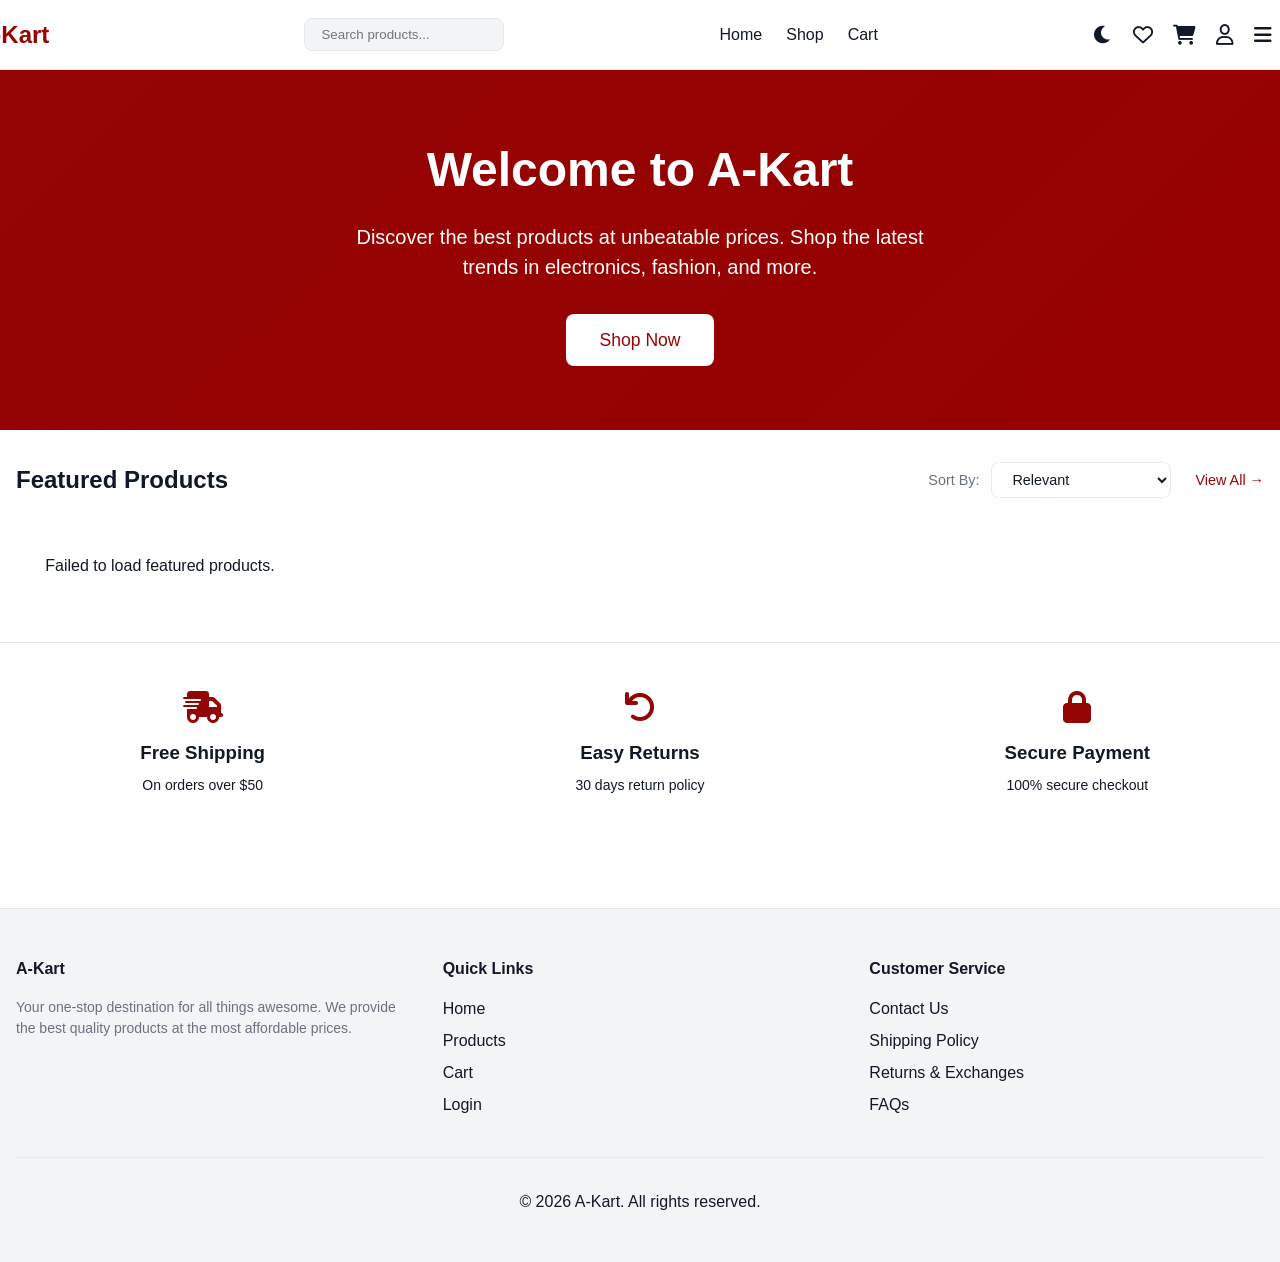
<file: index.html>
<!DOCTYPE html>
<html lang="en">
<head>
    <meta charset="UTF-8">
    <meta name="viewport" content="width=device-width, initial-scale=1.0">
    <title>A-Kart | Home</title>
    <link rel="icon" href="assets/favicon/favicon.svg" type="image/x-icon">
    <link rel="stylesheet" href="https://cdnjs.cloudflare.com/ajax/libs/font-awesome/6.0.0/css/all.min.css">
    <link rel="stylesheet" href="assets/css/style.css">
</head>
<body>
    <header>
        <div class="container nav-container">
            <a href="index.html" class="logo">A-Kart</a>
            <div class="search-container">
                <input type="text" id="search-input" class="search-input" placeholder="Search products...">
                <div id="search-dropdown" class="search-results-dropdown"></div>
            </div>
            <nav class="nav-links">
                <a href="index.html">Home</a>
                <a href="products.html">Shop</a>
                <a href="cart.html">Cart</a>
            </nav>
            <div class="nav-actions">
                <button id="theme-toggle" class="icon-btn" aria-label="Toggle theme"><i class="fas fa-moon"></i></button>
                <a href="wishlist.html" class="icon-btn" aria-label="Wishlist">
                    <i class="far fa-heart"></i>
                    <span id="wishlist-badge" class="badge" style="display:none;">0</span>
                </a>
                <a href="cart.html" class="icon-btn" aria-label="Cart">
                    <i class="fas fa-shopping-cart"></i>
                    <span id="cart-badge" class="badge" style="display:none;">0</span>
                </a>
                <a href="login.html" class="icon-btn" aria-label="Profile"><i class="far fa-user"></i></a>
                <button class="icon-btn mobile-menu-btn" aria-label="Menu"><i class="fas fa-bars"></i></button>
            </div>
        </div>
    </header>

    <main>
        <!-- Hero Section -->
        <section class="hero" style="background: linear-gradient(135deg, var(--primary-color) 0%, #970000 100%); color: white; padding: 4rem 1rem; text-align: center;">
            <div class="container">
                <h1 style="font-size: 3rem; margin-bottom: 1rem;">Welcome to A-Kart</h1>
                <p style="font-size: 1.25rem; margin-bottom: 2rem; max-width: 600px; margin-inline: auto;">Discover the best products at unbeatable prices. Shop the latest trends in electronics, fashion, and more.</p>
                <a href="products.html" class="btn" style="background: white; color: var(--primary-color); font-size: 1.1rem; padding: 0.75rem 2rem;">Shop Now</a>
            </div>
        </section>

        <!-- Featured Products -->
        <section class="container mt-2">
            <div style="display: flex; justify-content: space-between; align-items: center; margin-bottom: 1.5rem; flex-wrap: wrap; gap: 1rem;">
                <h2>Featured Products</h2>
                <div style="display: flex; align-items: center; gap: 1.5rem;">
                    <div class="sort-container">
                        <label for="home-sort" style="color: var(--text-muted); font-size: 0.9rem; font-weight: 500;">Sort By:</label>
                        <select id="home-sort" class="sort-select">
                            <option value="relevant">Relevant</option>
                            <option value="price-asc">Price: Low to High</option>
                            <option value="price-desc">Price: High to Low</option>
                            <option value="rating-desc">Rating: High to Low</option>
                            <option value="rating-asc">Rating: Low to High</option>
                            <option value="az">A-Z</option>
                            <option value="za">Z-A</option>
                        </select>
                    </div>
                    <a href="products.html" style="color: var(--primary-color); font-weight: 500; font-size: 0.9rem;">View All &rarr;</a>
                </div>
            </div>
            <div id="featured-products" class="product-grid">
                <!-- Skeletons / Products injected here -->
            </div>
        </section>

        <!-- Features Banner -->
        <section class="container mt-2 mb-2" style="display: grid; grid-template-columns: repeat(auto-fit, minmax(250px, 1fr)); gap: 2rem; text-align: center; padding: 3rem 0; border-top: 1px solid var(--border-color);">
            <div>
                <i class="fas fa-shipping-fast" style="font-size: 2rem; color: var(--primary-color); margin-bottom: 1rem;"></i>
                <h3>Free Shipping</h3>
                <p class="text-muted" style="margin-top: 0.5rem; font-size: 0.875rem;">On orders over $50</p>
            </div>
            <div>
                <i class="fas fa-undo" style="font-size: 2rem; color: var(--primary-color); margin-bottom: 1rem;"></i>
                <h3>Easy Returns</h3>
                <p class="text-muted" style="margin-top: 0.5rem; font-size: 0.875rem;">30 days return policy</p>
            </div>
            <div>
                <i class="fas fa-lock" style="font-size: 2rem; color: var(--primary-color); margin-bottom: 1rem;"></i>
                <h3>Secure Payment</h3>
                <p class="text-muted" style="margin-top: 0.5rem; font-size: 0.875rem;">100% secure checkout</p>
            </div>
        </section>
    </main>

    <footer>
        <div class="container">
            <div class="footer-grid">
                <div class="footer-col">
                    <h4>A-Kart</h4>
                    <p style="color: var(--text-muted); font-size: 0.875rem;">Your one-stop destination for all things awesome. We provide the best quality products at the most affordable prices.</p>
                </div>
                <div class="footer-col">
                    <h4>Quick Links</h4>
                    <ul>
                        <li><a href="index.html">Home</a></li>
                        <li><a href="products.html">Products</a></li>
                        <li><a href="cart.html">Cart</a></li>
                        <li><a href="login.html">Login</a></li>
                    </ul>
                </div>
                <div class="footer-col">
                    <h4>Customer Service</h4>
                    <ul>
                        <li><a href="#">Contact Us</a></li>
                        <li><a href="#">Shipping Policy</a></li>
                        <li><a href="#">Returns & Exchanges</a></li>
                        <li><a href="#">FAQs</a></li>
                    </ul>
                </div>
            </div>
            <div class="footer-bottom">
                <p>&copy; 2026 A-Kart. All rights reserved.</p>
            </div>
        </div>
    </footer>

    <!-- Modules -->
    <script type="module" src="assets/js/main.js"></script>
    <script type="module" src="assets/js/search.js"></script>
    <script type="module" src="assets/js/cart.js"></script>
    <script type="module" src="assets/js/wishlist.js"></script>
    <script type="module" src="assets/js/products.js"></script>
</body>
</html>
</file>
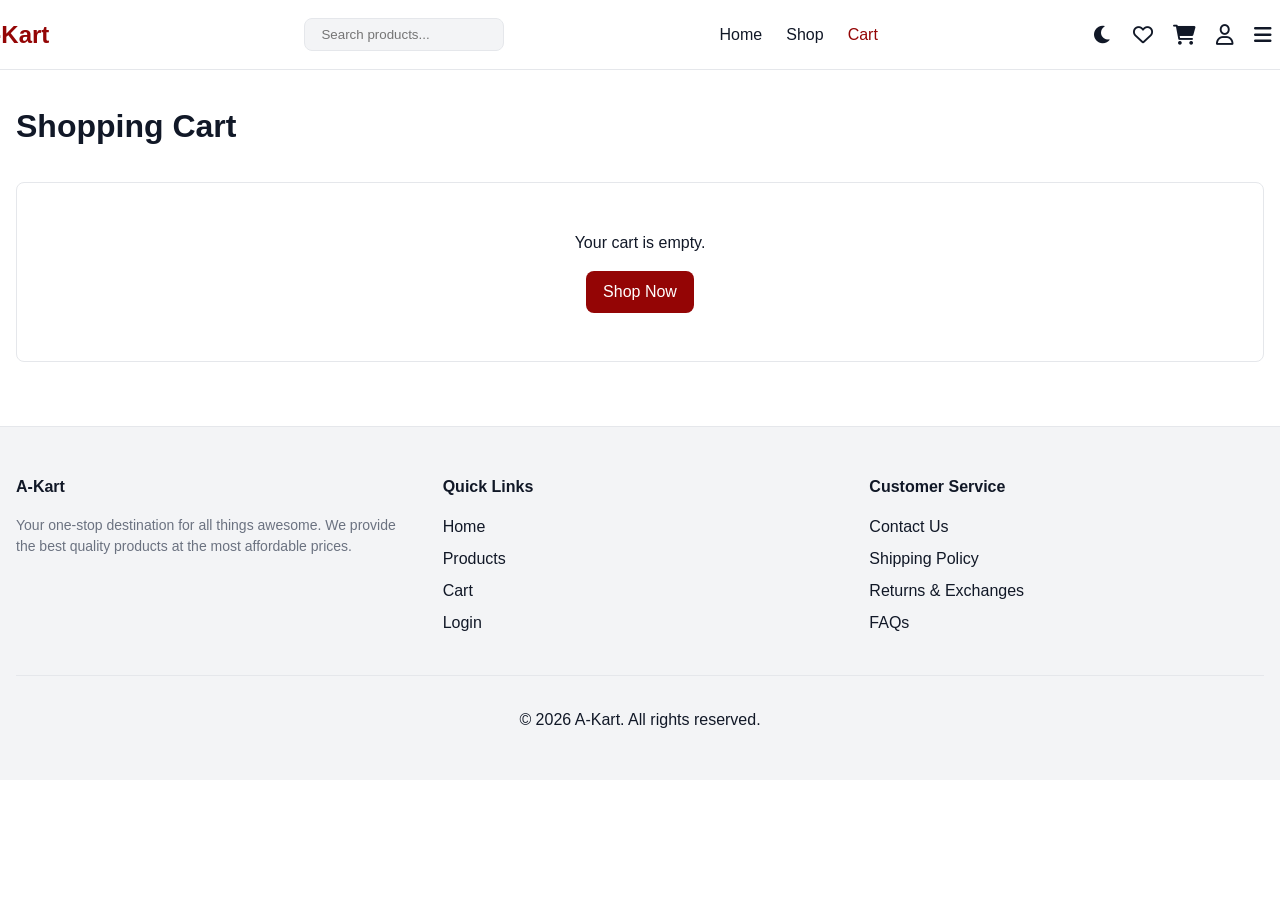
<file: cart.html>
<!DOCTYPE html>
<html lang="en">
<head>
    <meta charset="UTF-8">
    <meta name="viewport" content="width=device-width, initial-scale=1.0">
    <title>Shopping Cart | A-Kart</title>
    <link rel="stylesheet" href="https://cdnjs.cloudflare.com/ajax/libs/font-awesome/6.0.0/css/all.min.css">
    <link rel="stylesheet" href="assets/css/style.css">
</head>
<body>
    <header>
        <div class="container nav-container">
            <a href="index.html" class="logo">A-Kart</a>
            <div class="search-container">
                <input type="text" id="search-input" class="search-input" placeholder="Search products...">
                <div id="search-dropdown" class="search-results-dropdown"></div>
            </div>
            <nav class="nav-links">
                <a href="index.html">Home</a>
                <a href="products.html">Shop</a>
                <a href="cart.html" style="color: var(--primary-color);">Cart</a>
            </nav>
            <div class="nav-actions">
                <button id="theme-toggle" class="icon-btn" aria-label="Toggle theme"><i class="fas fa-moon"></i></button>
                <a href="wishlist.html" class="icon-btn" aria-label="Wishlist">
                    <i class="far fa-heart"></i>
                    <span id="wishlist-badge" class="badge" style="display:none;">0</span>
                </a>
                <a href="cart.html" class="icon-btn" aria-label="Cart">
                    <i class="fas fa-shopping-cart"></i>
                    <span id="cart-badge" class="badge" style="display:none;">0</span>
                </a>
                <a href="login.html" class="icon-btn" aria-label="Profile"><i class="far fa-user"></i></a>
                <button class="icon-btn mobile-menu-btn" aria-label="Menu"><i class="fas fa-bars"></i></button>
            </div>
        </div>
    </header>

    <main class="container mt-2 mb-2">
        <h1 style="margin-bottom: 2rem;">Shopping Cart</h1>
        
        <div class="layout-with-sidebar">
            <!-- Cart Items -->
            <div class="main-content" style="background: var(--bg-main); border: 1px solid var(--border-color); border-radius: var(--radius-md); overflow: hidden;">
                <div id="cart-items-container">
                    <!-- Injected by cart-page.js -->
                </div>
            </div>

            <!-- Cart Summary -->
            <aside id="cart-summary-container" class="sidebar">
                <h3 style="margin-bottom: 1.5rem; border-bottom: 1px solid var(--border-color); padding-bottom: 0.5rem;">Order Summary</h3>
                <div style="display: flex; justify-content: space-between; margin-bottom: 1rem;">
                    <span>Subtotal</span>
                    <span id="cart-total" style="font-weight: bold;">$0.00</span>
                </div>
                <div style="display: flex; justify-content: space-between; margin-bottom: 1rem;">
                    <span>Shipping</span>
                    <span>Free</span>
                </div>
                <div style="display: flex; justify-content: space-between; margin-top: 1rem; padding-top: 1rem; border-top: 1px solid var(--border-color); font-size: 1.25rem; font-weight: bold;">
                    <span>Total</span>
                    <span id="cart-total-final" style="color: var(--primary-color);">$0.00</span>
                </div>
                <a href="checkout.html" class="btn btn-primary" style="width: 100%; margin-top: 1.5rem; display: block; text-align: center;">Proceed to Checkout</a>
            </aside>
        </div>
    </main>

    <footer>
        <div class="container">
            <div class="footer-grid">
                <div class="footer-col">
                    <h4>A-Kart</h4>
                    <p style="color: var(--text-muted); font-size: 0.875rem;">Your one-stop destination for all things awesome. We provide the best quality products at the most affordable prices.</p>
                </div>
                <div class="footer-col">
                    <h4>Quick Links</h4>
                    <ul>
                        <li><a href="index.html">Home</a></li>
                        <li><a href="products.html">Products</a></li>
                        <li><a href="cart.html">Cart</a></li>
                        <li><a href="login.html">Login</a></li>
                    </ul>
                </div>
                <div class="footer-col">
                    <h4>Customer Service</h4>
                    <ul>
                        <li><a href="#">Contact Us</a></li>
                        <li><a href="#">Shipping Policy</a></li>
                        <li><a href="#">Returns & Exchanges</a></li>
                        <li><a href="#">FAQs</a></li>
                    </ul>
                </div>
            </div>
            <div class="footer-bottom">
                <p>&copy; 2026 A-Kart. All rights reserved.</p>
            </div>
        </div>
    </footer>

    <!-- Modules -->
    <script type="module" src="assets/js/main.js"></script>
    <script type="module" src="assets/js/search.js"></script>
    <script type="module" src="assets/js/cart.js"></script>
    <script type="module" src="assets/js/wishlist.js"></script>
    <script type="module" src="assets/js/cart-page.js"></script>
    <script type="module">
        import cartInstance from './assets/js/cart.js';
        const updateTotal = () => {
            const final = document.getElementById('cart-total-final');
            if(final) final.textContent = `$${cartInstance.getTotal().toFixed(2)}`;
        };
        window.addEventListener('cartUpdated', updateTotal);
        document.addEventListener('DOMContentLoaded', updateTotal);
    </script>
</body>
</html>
</file>
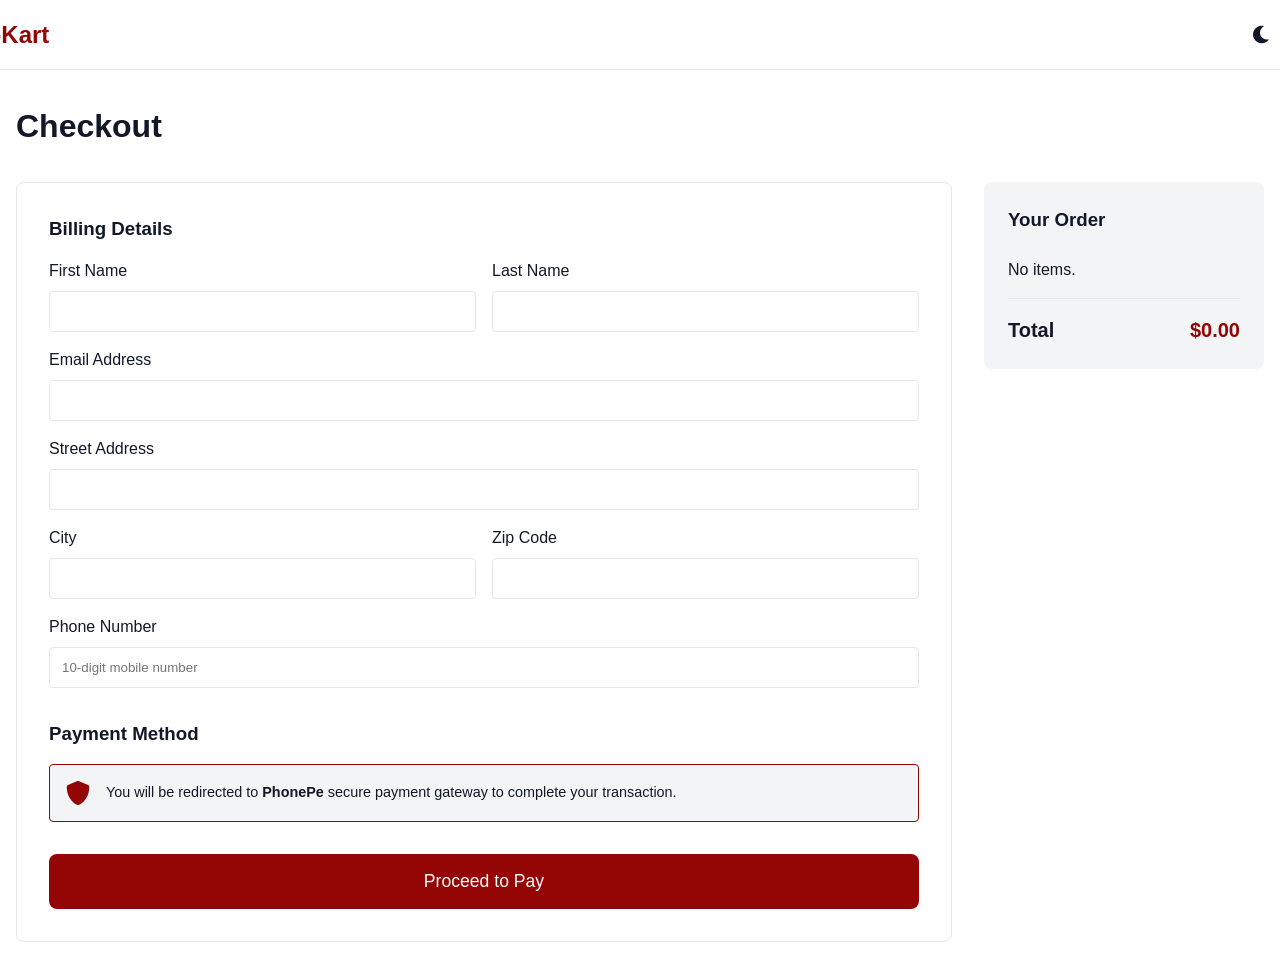
<file: checkout.html>
<!DOCTYPE html>
<html lang="en">
<head>
    <meta charset="UTF-8">
    <meta name="viewport" content="width=device-width, initial-scale=1.0">
    <title>Checkout | A-Kart</title>
    <link rel="stylesheet" href="https://cdnjs.cloudflare.com/ajax/libs/font-awesome/6.0.0/css/all.min.css">
    <link rel="stylesheet" href="assets/css/style.css">
    <style>
        .form-group { margin-bottom: 1rem; }
        .form-group label { display: block; margin-bottom: 0.5rem; font-weight: 500; }
        .form-group input { width: 100%; padding: 0.75rem; border: 1px solid var(--border-color); border-radius: var(--radius-sm); background: var(--bg-main); color: var(--text-main); }
        .form-row { display: flex; gap: 1rem; }
        .form-row .form-group { flex: 1; }
    </style>
</head>
<body>
    <header>
        <div class="container nav-container">
            <a href="index.html" class="logo">A-Kart</a>
            <div class="nav-actions">
                <button id="theme-toggle" class="icon-btn" aria-label="Toggle theme"><i class="fas fa-moon"></i></button>
            </div>
        </div>
    </header>

    <main class="container mt-2 mb-2">
        <h1 style="margin-bottom: 2rem;">Checkout</h1>
        
        <div class="layout-with-sidebar">
            <div class="main-content">
                <form id="checkout-form" style="background: var(--bg-main); padding: 2rem; border: 1px solid var(--border-color); border-radius: var(--radius-md);">
                    <h3 style="margin-bottom: 1rem;">Billing Details</h3>
                    <div class="form-row">
                        <div class="form-group">
                            <label>First Name</label>
                            <input type="text" required>
                        </div>
                        <div class="form-group">
                            <label>Last Name</label>
                            <input type="text" required>
                        </div>
                    </div>
                    <div class="form-group">
                        <label>Email Address</label>
                        <input type="email" required>
                    </div>
                    <div class="form-group">
                        <label>Street Address</label>
                        <input type="text" required>
                    </div>
                    <div class="form-row">
                        <div class="form-group">
                            <label>City</label>
                            <input type="text" id="city" required>
                        </div>
                        <div class="form-group">
                            <label>Zip Code</label>
                            <input type="text" id="zip" required>
                        </div>
                    </div>
                    <div class="form-group">
                        <label>Phone Number</label>
                        <input type="tel" id="phone" placeholder="10-digit mobile number" required pattern="[0-9]{10}">
                    </div>

                    <h3 style="margin-top: 2rem; margin-bottom: 1rem;">Payment Method</h3>
                    <div style="padding: 1rem; border: 1px solid var(--primary-color); border-radius: var(--radius-sm); background: var(--bg-secondary); display: flex; align-items: center; gap: 1rem; margin-bottom: 1rem;">
                        <i class="fas fa-shield-alt" style="color: var(--primary-color); font-size: 1.5rem;"></i>
                        <p style="margin: 0; font-size: 0.9rem;">You will be redirected to <strong>PhonePe</strong> secure payment gateway to complete your transaction.</p>
                    </div>

                    <button type="submit" id="place-order-btn" class="btn btn-primary" style="width: 100%; margin-top: 1rem; padding: 1rem; font-size: 1.1rem;">Proceed to Pay</button>
                </form>
            </div>

            <aside class="sidebar">
                <h3 style="margin-bottom: 1.5rem;">Your Order</h3>
                <div id="checkout-items" style="margin-bottom: 1rem; border-bottom: 1px solid var(--border-color); padding-bottom: 1rem;">
                    <!-- Items injected here -->
                </div>
                <div style="display: flex; justify-content: space-between; font-weight: bold; font-size: 1.25rem;">
                    <span>Total</span>
                    <span id="checkout-total" style="color: var(--primary-color);">$0.00</span>
                </div>
            </aside>
        </div>
    </main>

    <script type="module" src="assets/js/main.js"></script>
    <script type="module">
        import cartInstance from './assets/js/cart.js';
        import { showToast } from './assets/js/main.js';
        import { initiatePayment } from './assets/js/payment.js';

        document.addEventListener('DOMContentLoaded', () => {
            const itemsContainer = document.getElementById('checkout-items');
            const totalEl = document.getElementById('checkout-total');
            const checkoutForm = document.getElementById('checkout-form');
            const placeOrderBtn = document.getElementById('place-order-btn');

            if (cartInstance.items.length === 0) {
                itemsContainer.innerHTML = '<p>No items.</p>';
            } else {
                cartInstance.items.forEach(item => {
                    const div = document.createElement('div');
                    div.style.display = 'flex';
                    div.style.justifyContent = 'space-between';
                    div.style.marginBottom = '0.5rem';
                    div.innerHTML = `<span>${item.title.substring(0, 20)}... x${item.quantity}</span><span>$${(item.price * item.quantity).toFixed(2)}</span>`;
                    itemsContainer.appendChild(div);
                });
            }

            const totalAmount = cartInstance.getTotal();
            totalEl.textContent = `$${totalAmount.toFixed(2)}`;

            checkoutForm.addEventListener('submit', async (e) => {
                e.preventDefault();
                if(cartInstance.items.length === 0) {
                    showToast('Your cart is empty!', 'error');
                    return;
                }

                const phone = document.getElementById('phone').value;
                
                try {
                    placeOrderBtn.disabled = true;
                    placeOrderBtn.textContent = 'Processing...';
                    showToast('Initiating payment...');
                    
                    await initiatePayment(totalAmount, phone);
                    
                    // Note: Redirect happens inside initiatePayment
                } catch (error) {
                    showToast(error.message, 'error');
                    placeOrderBtn.disabled = false;
                    placeOrderBtn.textContent = 'Proceed to Pay';
                }
            });
        });
    </script>
</body>
</html>
</file>
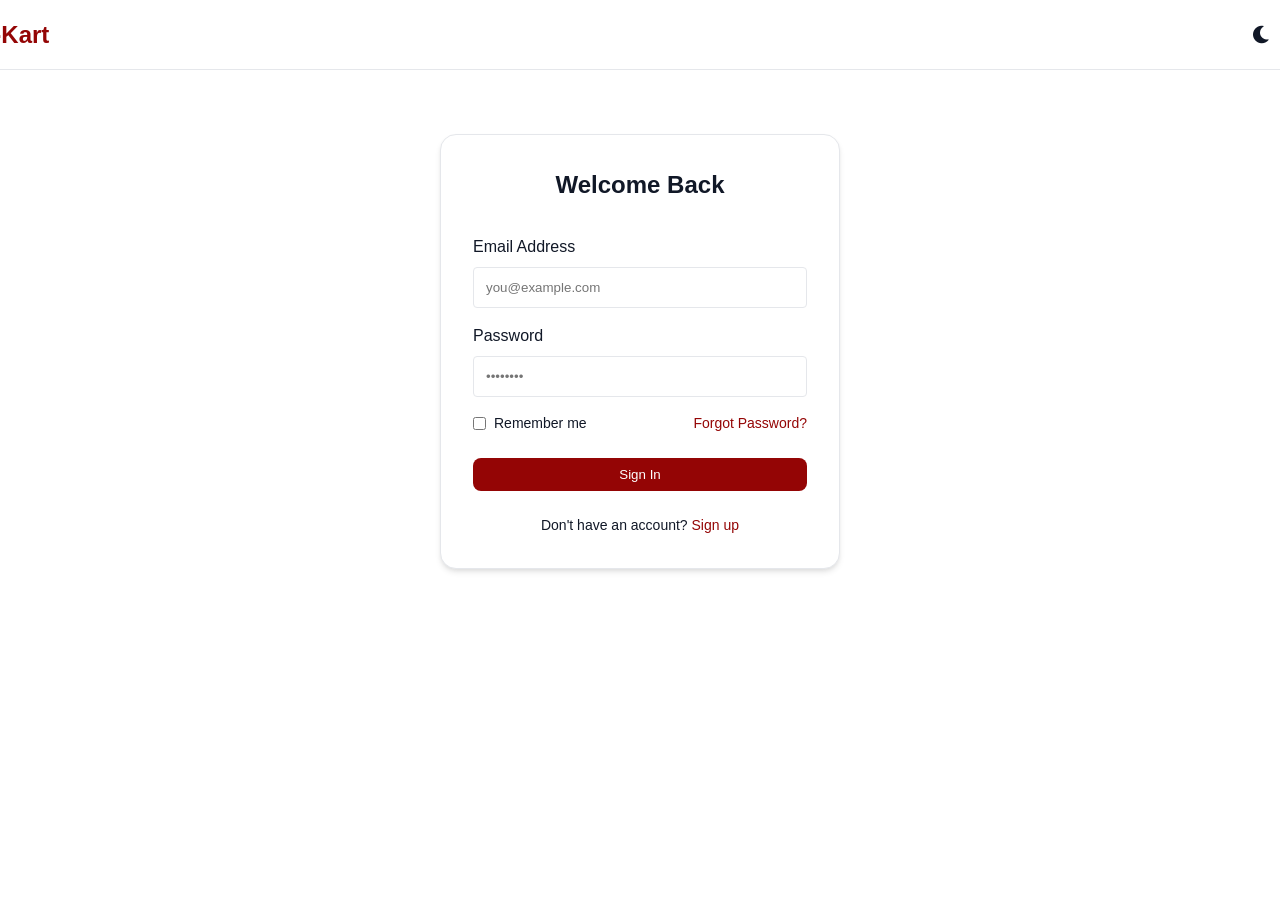
<file: login.html>
<!DOCTYPE html>
<html lang="en">
<head>
    <meta charset="UTF-8">
    <meta name="viewport" content="width=device-width, initial-scale=1.0">
    <title>Login | A-Kart</title>
    <link rel="stylesheet" href="https://cdnjs.cloudflare.com/ajax/libs/font-awesome/6.0.0/css/all.min.css">
    <link rel="stylesheet" href="assets/css/style.css">
    <style>
        .auth-container {
            max-width: 400px;
            margin: 4rem auto;
            background: var(--bg-main);
            padding: 2rem;
            border: 1px solid var(--border-color);
            border-radius: var(--radius-lg);
            box-shadow: var(--shadow-md);
        }
        .form-group { margin-bottom: 1rem; }
        .form-group label { display: block; margin-bottom: 0.5rem; font-weight: 500; }
        .form-group input { width: 100%; padding: 0.75rem; border: 1px solid var(--border-color); border-radius: var(--radius-sm); background: var(--bg-main); color: var(--text-main); }
    </style>
</head>
<body>
    <header>
        <div class="container nav-container">
            <a href="index.html" class="logo">A-Kart</a>
            <div class="nav-actions">
                <button id="theme-toggle" class="icon-btn" aria-label="Toggle theme"><i class="fas fa-moon"></i></button>
            </div>
        </div>
    </header>

    <main class="container">
        <div class="auth-container">
            <h2 style="text-align: center; margin-bottom: 2rem;">Welcome Back</h2>
            <form id="login-form">
                <div class="form-group">
                    <label>Email Address</label>
                    <input type="email" required placeholder="you@example.com">
                </div>
                <div class="form-group">
                    <label>Password</label>
                    <input type="password" required placeholder="••••••••">
                </div>
                <div style="display: flex; justify-content: space-between; align-items: center; margin-bottom: 1.5rem; font-size: 0.875rem;">
                    <label style="display: flex; align-items: center; gap: 0.5rem;">
                        <input type="checkbox"> Remember me
                    </label>
                    <a href="#" style="color: var(--primary-color);">Forgot Password?</a>
                </div>
                <button type="submit" class="btn btn-primary" style="width: 100%;">Sign In</button>
            </form>
            <p style="text-align: center; margin-top: 1.5rem; font-size: 0.875rem;">
                Don't have an account? <a href="#" style="color: var(--primary-color); font-weight: 500;">Sign up</a>
            </p>
        </div>
    </main>

    <script type="module" src="assets/js/main.js"></script>
    <script type="module">
        import { showToast } from './assets/js/main.js';
        document.getElementById('login-form').addEventListener('submit', (e) => {
            e.preventDefault();
            showToast('Logged in successfully! Redirecting...');
            setTimeout(() => {
                window.location.href = 'index.html';
            }, 1500);
        });
    </script>
</body>
</html>
</file>
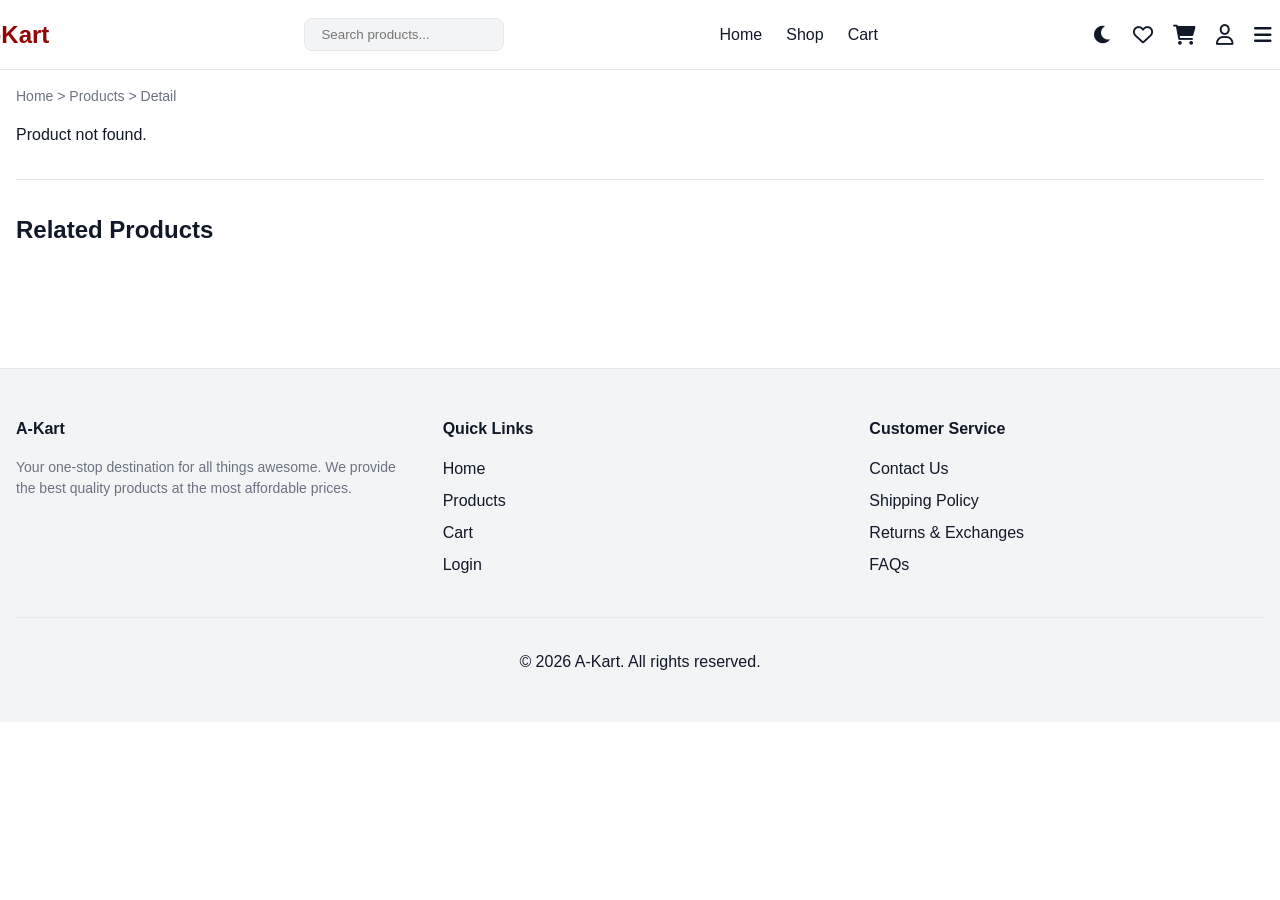
<file: product.html>
<!DOCTYPE html>
<html lang="en">
<head>
    <meta charset="UTF-8">
    <meta name="viewport" content="width=device-width, initial-scale=1.0">
    <title>Product Details | A-Kart</title>
    <link rel="stylesheet" href="https://cdnjs.cloudflare.com/ajax/libs/font-awesome/6.0.0/css/all.min.css">
    <link rel="stylesheet" href="assets/css/style.css">
</head>
<body>
    <header>
        <div class="container nav-container">
            <a href="index.html" class="logo">A-Kart</a>
            <div class="search-container">
                <input type="text" id="search-input" class="search-input" placeholder="Search products...">
                <div id="search-dropdown" class="search-results-dropdown"></div>
            </div>
            <nav class="nav-links">
                <a href="index.html">Home</a>
                <a href="products.html">Shop</a>
                <a href="cart.html">Cart</a>
            </nav>
            <div class="nav-actions">
                <button id="theme-toggle" class="icon-btn" aria-label="Toggle theme"><i class="fas fa-moon"></i></button>
                <a href="wishlist.html" class="icon-btn" aria-label="Wishlist">
                    <i class="far fa-heart"></i>
                    <span id="wishlist-badge" class="badge" style="display:none;">0</span>
                </a>
                <a href="cart.html" class="icon-btn" aria-label="Cart">
                    <i class="fas fa-shopping-cart"></i>
                    <span id="cart-badge" class="badge" style="display:none;">0</span>
                </a>
                <a href="login.html" class="icon-btn" aria-label="Profile"><i class="far fa-user"></i></a>
                <button class="icon-btn mobile-menu-btn" aria-label="Menu"><i class="fas fa-bars"></i></button>
            </div>
        </div>
    </header>

    <main class="container mb-2">
        <!-- Breadcrumbs -->
        <nav style="padding: 1rem 0; font-size: 0.875rem; color: var(--text-muted);">
            <a href="index.html">Home</a> &gt; 
            <a href="products.html">Products</a> &gt; 
            <span>Detail</span>
        </nav>

        <div id="product-detail-container">
            <!-- Injected by product-detail.js -->
        </div>

        <section class="mt-2" style="padding-top: 2rem; border-top: 1px solid var(--border-color);">
            <h2 style="margin-bottom: 1.5rem;">Related Products</h2>
            <div id="related-products-grid" class="product-grid" style="padding-top: 0;">
                <!-- Injected by product-detail.js -->
            </div>
        </section>
    </main>

    <footer>
        <div class="container">
            <div class="footer-grid">
                <div class="footer-col">
                    <h4>A-Kart</h4>
                    <p style="color: var(--text-muted); font-size: 0.875rem;">Your one-stop destination for all things awesome. We provide the best quality products at the most affordable prices.</p>
                </div>
                <div class="footer-col">
                    <h4>Quick Links</h4>
                    <ul>
                        <li><a href="index.html">Home</a></li>
                        <li><a href="products.html">Products</a></li>
                        <li><a href="cart.html">Cart</a></li>
                        <li><a href="login.html">Login</a></li>
                    </ul>
                </div>
                <div class="footer-col">
                    <h4>Customer Service</h4>
                    <ul>
                        <li><a href="#">Contact Us</a></li>
                        <li><a href="#">Shipping Policy</a></li>
                        <li><a href="#">Returns & Exchanges</a></li>
                        <li><a href="#">FAQs</a></li>
                    </ul>
                </div>
            </div>
            <div class="footer-bottom">
                <p>&copy; 2026 A-Kart. All rights reserved.</p>
            </div>
        </div>
    </footer>

    <!-- Modules -->
    <script type="module" src="assets/js/main.js"></script>
    <script type="module" src="assets/js/search.js"></script>
    <script type="module" src="assets/js/cart.js"></script>
    <script type="module" src="assets/js/wishlist.js"></script>
    <script type="module" src="assets/js/product-detail.js"></script>
</body>
</html>
</file>
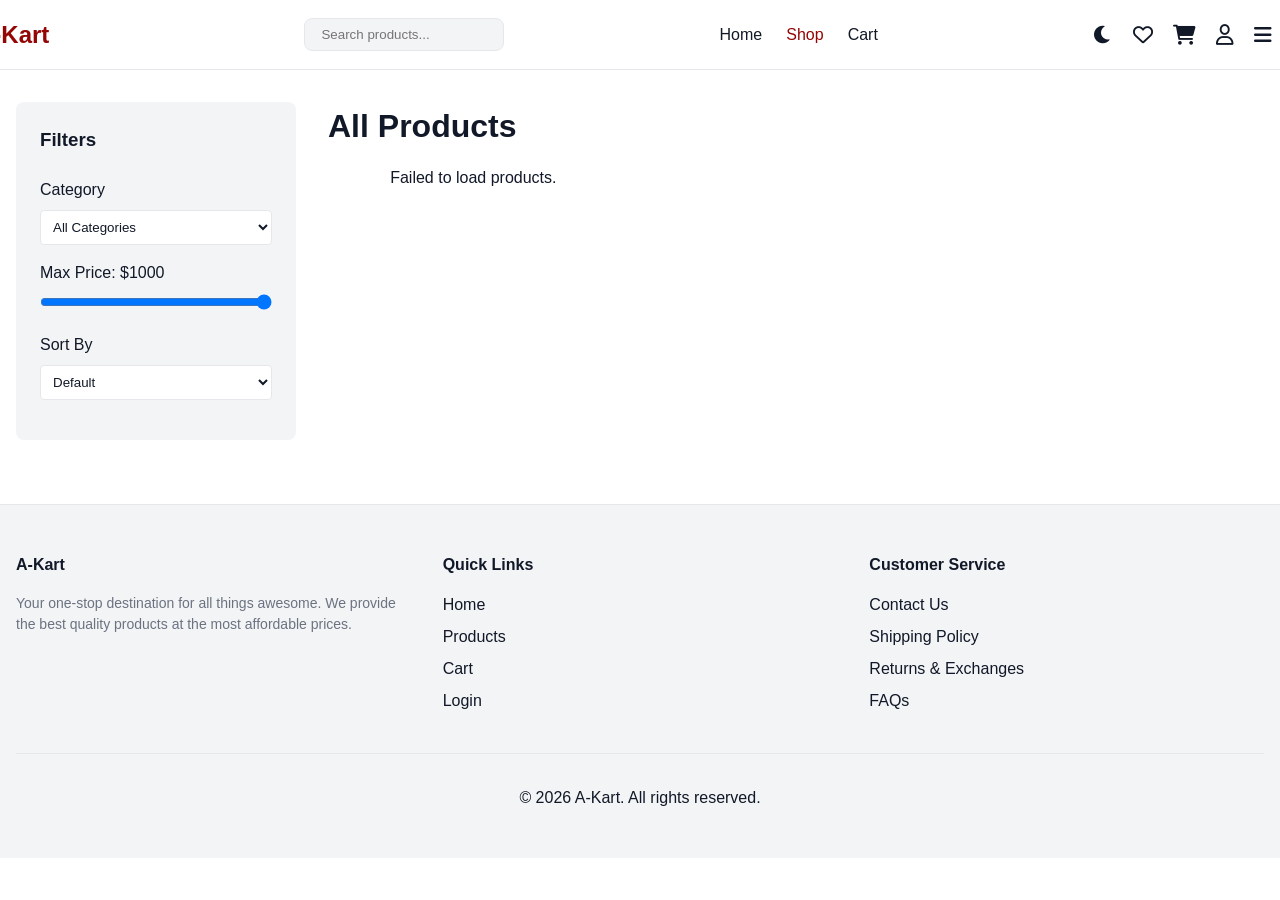
<file: products.html>
<!DOCTYPE html>
<html lang="en">
<head>
    <meta charset="UTF-8">
    <meta name="viewport" content="width=device-width, initial-scale=1.0">
    <title>Products | A-Kart</title>
    <link rel="stylesheet" href="https://cdnjs.cloudflare.com/ajax/libs/font-awesome/6.0.0/css/all.min.css">
    <link rel="stylesheet" href="assets/css/style.css">
</head>
<body>
    <header>
        <div class="container nav-container">
            <a href="index.html" class="logo">A-Kart</a>
            <div class="search-container">
                <input type="text" id="search-input" class="search-input" placeholder="Search products...">
                <div id="search-dropdown" class="search-results-dropdown"></div>
            </div>
            <nav class="nav-links">
                <a href="index.html">Home</a>
                <a href="products.html" style="color: var(--primary-color);">Shop</a>
                <a href="cart.html">Cart</a>
            </nav>
            <div class="nav-actions">
                <button id="theme-toggle" class="icon-btn" aria-label="Toggle theme"><i class="fas fa-moon"></i></button>
                <a href="wishlist.html" class="icon-btn" aria-label="Wishlist">
                    <i class="far fa-heart"></i>
                    <span id="wishlist-badge" class="badge" style="display:none;">0</span>
                </a>
                <a href="cart.html" class="icon-btn" aria-label="Cart">
                    <i class="fas fa-shopping-cart"></i>
                    <span id="cart-badge" class="badge" style="display:none;">0</span>
                </a>
                <a href="login.html" class="icon-btn" aria-label="Profile"><i class="far fa-user"></i></a>
                <button class="icon-btn mobile-menu-btn" aria-label="Menu"><i class="fas fa-bars"></i></button>
            </div>
        </div>
    </header>

    <main class="container mt-2 mb-2">
        <div class="layout-with-sidebar">
            <!-- Sidebar / Filters -->
            <aside class="sidebar products-page-sidebar">
                <h3 style="margin-bottom: 1.5rem;">Filters</h3>
                
                <div class="mb-1">
                    <label style="display: block; margin-bottom: 0.5rem; font-weight: 500;">Category</label>
                    <select id="category-filter" style="width: 100%; padding: 0.5rem; border: 1px solid var(--border-color); border-radius: var(--radius-sm); background: var(--bg-main); color: var(--text-main);">
                        <option value="">All Categories</option>
                    </select>
                </div>

                <div class="mb-1">
                    <label style="display: block; margin-bottom: 0.5rem; font-weight: 500;">Max Price: <span id="price-value">$1000</span></label>
                    <input type="range" id="price-filter" min="0" max="1000" step="10" value="1000" style="width: 100%;">
                </div>

                <div class="mb-1">
                    <label style="display: block; margin-bottom: 0.5rem; font-weight: 500;">Sort By</label>
                    <select id="sort-filter" style="width: 100%; padding: 0.5rem; border: 1px solid var(--border-color); border-radius: var(--radius-sm); background: var(--bg-main); color: var(--text-main);">
                        <option value="">Default</option>
                        <option value="price-asc">Price: Low to High</option>
                        <option value="price-desc">Price: High to Low</option>
                        <option value="rating">Top Rated</option>
                    </select>
                </div>
            </aside>

            <!-- Products Grid -->
            <div class="main-content">
                <h1 style="margin-bottom: 1rem;">All Products</h1>
                <div id="products-grid" class="product-grid" style="padding-top: 0;">
                    <!-- Products injected here -->
                </div>
            </div>
        </div>
    </main>

    <footer>
        <div class="container">
            <div class="footer-grid">
                <div class="footer-col">
                    <h4>A-Kart</h4>
                    <p style="color: var(--text-muted); font-size: 0.875rem;">Your one-stop destination for all things awesome. We provide the best quality products at the most affordable prices.</p>
                </div>
                <div class="footer-col">
                    <h4>Quick Links</h4>
                    <ul>
                        <li><a href="index.html">Home</a></li>
                        <li><a href="products.html">Products</a></li>
                        <li><a href="cart.html">Cart</a></li>
                        <li><a href="login.html">Login</a></li>
                    </ul>
                </div>
                <div class="footer-col">
                    <h4>Customer Service</h4>
                    <ul>
                        <li><a href="#">Contact Us</a></li>
                        <li><a href="#">Shipping Policy</a></li>
                        <li><a href="#">Returns & Exchanges</a></li>
                        <li><a href="#">FAQs</a></li>
                    </ul>
                </div>
            </div>
            <div class="footer-bottom">
                <p>&copy; 2026 A-Kart. All rights reserved.</p>
            </div>
        </div>
    </footer>

    <!-- Modules -->
    <script type="module" src="assets/js/main.js"></script>
    <script type="module" src="assets/js/search.js"></script>
    <script type="module" src="assets/js/cart.js"></script>
    <script type="module" src="assets/js/wishlist.js"></script>
    <script type="module" src="assets/js/products.js"></script>
</body>
</html>
</file>
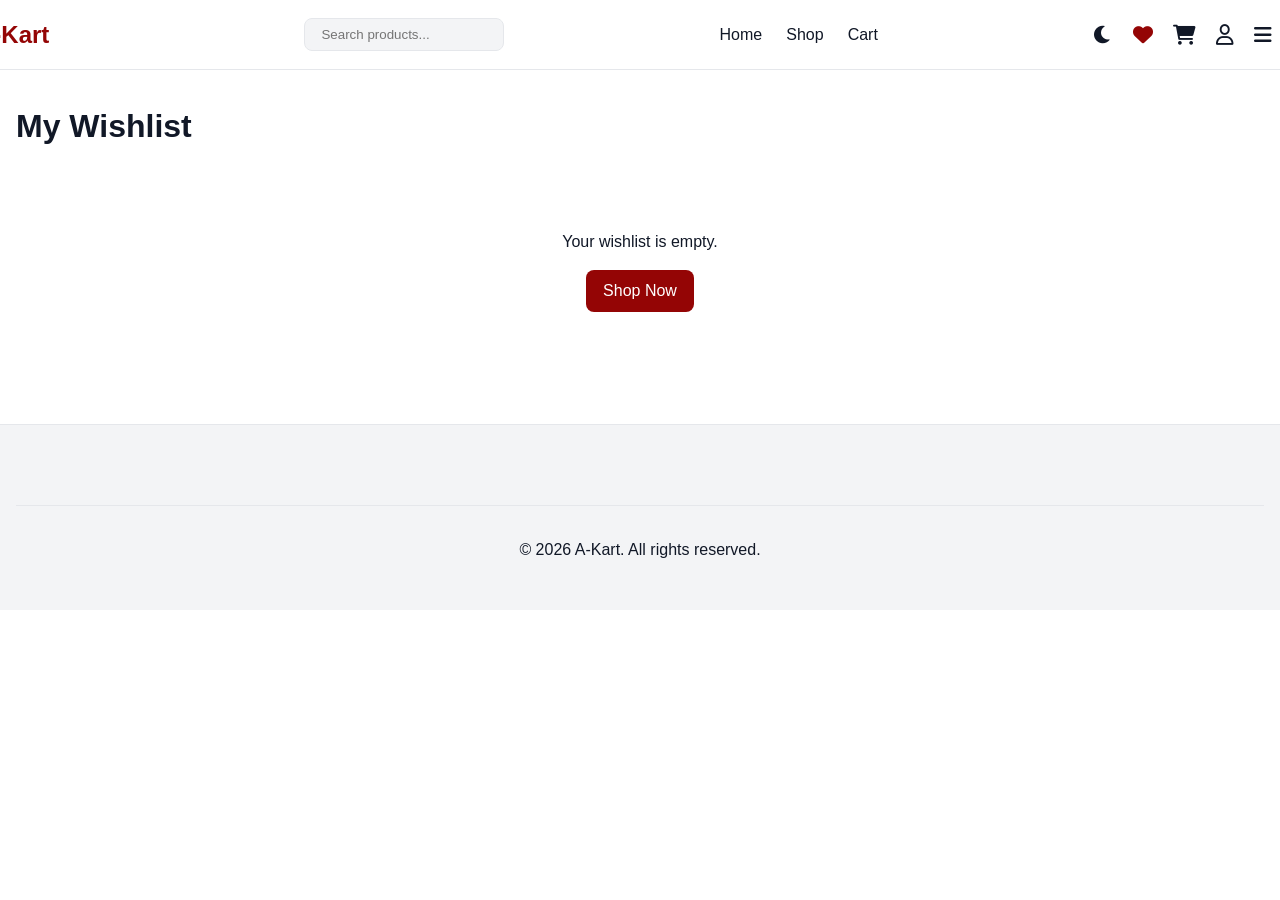
<file: wishlist.html>
<!DOCTYPE html>
<html lang="en">
<head>
    <meta charset="UTF-8">
    <meta name="viewport" content="width=device-width, initial-scale=1.0">
    <title>Wishlist | A-Kart</title>
    <link rel="stylesheet" href="https://cdnjs.cloudflare.com/ajax/libs/font-awesome/6.0.0/css/all.min.css">
    <link rel="stylesheet" href="assets/css/style.css">
</head>
<body>
    <header>
        <div class="container nav-container">
            <a href="index.html" class="logo">A-Kart</a>
            <div class="search-container">
                <input type="text" id="search-input" class="search-input" placeholder="Search products...">
                <div id="search-dropdown" class="search-results-dropdown"></div>
            </div>
            <nav class="nav-links">
                <a href="index.html">Home</a>
                <a href="products.html">Shop</a>
                <a href="cart.html">Cart</a>
            </nav>
            <div class="nav-actions">
                <button id="theme-toggle" class="icon-btn" aria-label="Toggle theme"><i class="fas fa-moon"></i></button>
                <a href="wishlist.html" class="icon-btn" aria-label="Wishlist" style="color: var(--primary-color);">
                    <i class="fas fa-heart"></i>
                    <span id="wishlist-badge" class="badge" style="display:none;">0</span>
                </a>
                <a href="cart.html" class="icon-btn" aria-label="Cart">
                    <i class="fas fa-shopping-cart"></i>
                    <span id="cart-badge" class="badge" style="display:none;">0</span>
                </a>
                <a href="login.html" class="icon-btn" aria-label="Profile"><i class="far fa-user"></i></a>
                <button class="icon-btn mobile-menu-btn" aria-label="Menu"><i class="fas fa-bars"></i></button>
            </div>
        </div>
    </header>

    <main class="container mt-2 mb-2">
        <h1 style="margin-bottom: 2rem;">My Wishlist</h1>
        
        <div id="wishlist-grid" class="product-grid" style="padding-top: 0;">
            <!-- Injected by wishlist-page.js -->
        </div>
    </main>

    <footer style="margin-top: auto;">
        <div class="container">
            <div class="footer-bottom">
                <p>&copy; 2026 A-Kart. All rights reserved.</p>
            </div>
        </div>
    </footer>

    <!-- Modules -->
    <script type="module" src="assets/js/main.js"></script>
    <script type="module" src="assets/js/search.js"></script>
    <script type="module" src="assets/js/cart.js"></script>
    <script type="module" src="assets/js/wishlist.js"></script>
    <script type="module" src="assets/js/wishlist-page.js"></script>
</body>
</html>
</file>
<file: assets/css/style.css>
:root {
  /* Colors */
  --primary-color: #940505;
  --primary-hover: #800000;
  --text-main: #111827;
  --text-muted: #6B7280;
  --bg-main: #FFFFFF;
  --bg-secondary: #F3F4F6;
  --bg-glass: rgba(255, 255, 255, 0.7);
  --border-color: #E5E7EB;
  --danger-color: #EF4444;
  --success-color: #10B981;
  --warning-color: #F59E0B;
  
  /* Luxury Variables */
  --accent-gold: #c5a059;
  --bg-card: #FFFFFF;
  --text-primary: #111827;
  --text-secondary: #6B7280;
  --glass-border: rgba(0, 0, 0, 0.08);
  
  /* Layout */
  --max-width: 1280px;
  --nav-height: 70px;
  --radius-sm: 0.25rem;
  --radius-md: 0.5rem;
  --radius-lg: 1rem;
  
  /* Transitions */
  --transition: all 0.3s ease;
  
  /* Shadows */
  --shadow-sm: 0 1px 2px 0 rgba(0, 0, 0, 0.05);
  --shadow-md: 0 4px 6px -1px rgba(0, 0, 0, 0.1), 0 2px 4px -1px rgba(0, 0, 0, 0.06);
  --shadow-lg: 0 10px 15px -3px rgba(0, 0, 0, 0.1), 0 4px 6px -2px rgba(0, 0, 0, 0.05);
}

[data-theme="dark"] {
  --text-main: #F9FAFB;
  --text-muted: #9CA3AF;
  --bg-main: #000000;
  --bg-secondary: #1F2937;
  --border-color: #374151;
  --bg-glass: rgba(17, 24, 39, 0.7);
  --shadow-md: 0 4px 6px -1px rgba(0, 0, 0, 0.5);
  
  /* Luxury Dark Mapping */
  --bg-card: #141416;
  --text-primary: #f4f4f5;
  --text-secondary: #a1a1aa;
  --glass-border: rgba(255, 255, 255, 0.1);
}

/* Sorting Component Styles */
.sort-container {
  display: flex;
  align-items: center;
  gap: 0.75rem;
}

.sort-select {
  padding: 0.5rem 1rem;
  background: var(--bg-glass);
  backdrop-filter: blur(10px);
  -webkit-backdrop-filter: blur(10px);
  border: 1px solid var(--glass-border);
  border-radius: var(--radius-md);
  color: var(--text-primary);
  font-family: inherit;
  font-size: 0.9rem;
  outline: none;
  cursor: pointer;
  transition: var(--transition);
  min-width: 160px;
}

.sort-select:hover {
  border-color: var(--accent-gold);
}

.sort-select option {
  background: var(--bg-card);
  color: var(--text-primary);
}

* {
  box-sizing: border-box;
  margin: 0;
  padding: 0;
}

body {
  font-family: 'Inter', -apple-system, BlinkMacSystemFont, "Segoe UI", Roboto, Helvetica, Arial, sans-serif;
  color: var(--text-main);
  background-color: var(--bg-main);
  line-height: 1.5;
  transition: background-color var(--transition), color var(--transition);
}

a {
  color: inherit;
  text-decoration: none;
}

ul {
  list-style: none;
}

img {
  max-width: 100%;
  height: auto;
  display: block;
}

.container {
  max-width: var(--max-width);
  margin: 0 auto;
  padding: 0 1rem;
}

/* --- Layout Components --- */
.layout-with-sidebar {
  display: flex;
  gap: 2rem;
  align-items: flex-start;
}

.sidebar {
  width: 280px;
  flex-shrink: 0;
  padding: 1.5rem;
  background: var(--bg-secondary);
  border-radius: var(--radius-md);
  position: sticky;
  top: calc(var(--nav-height) + 20px);
}

.main-content {
  flex-grow: 1;
}

/* Header & Nav */
header {
  position: sticky;
  top: 0;
  background-color: var(--bg-glass);
  backdrop-filter: blur(10px);
  -webkit-backdrop-filter: blur(10px);
  border-bottom: 1px solid var(--border-color);
  z-index: 1000;
  height: var(--nav-height);
  display: flex;
  align-items: center;
}

.nav-container {
  display: flex;
  justify-content: space-between;
  align-items: center;
  width: 100%;
}

.logo {
  font-size: 1.5rem;
  font-weight: bold;
  color: var(--primary-color);
  transform: translateX(-2.5rem);
  transition: transform 0.3s;
}

.nav-links {
  display: flex;
  gap: 1.5rem;
}

.nav-links a {
  font-weight: 500;
  transition: color var(--transition);
}

.nav-links a:hover {
  color: var(--primary-color);
}

.nav-actions {
  display: flex;
  align-items: center;
  gap: 1.25rem;
  margin-right: -0.5rem;
}

.icon-btn {
  background: none;
  border: none;
  cursor: pointer;
  color: var(--text-main);
  font-size: 1.25rem;
  position: relative;
  display: flex;
  align-items: center;
  justify-content: center;
}

.badge {
  position: absolute;
  top: -5px;
  right: -5px;
  background-color: var(--primary-color);
  color: white;
  font-size: 0.75rem;
  width: 18px;
  height: 18px;
  border-radius: 50%;
  display: flex;
  align-items: center;
  justify-content: center;
}

/* Search Bar */
.search-container {
  position: relative;
  display: flex;
  align-items: center;
}
.search-input {
  padding: 0.5rem 1rem;
  border: 1px solid var(--border-color);
  border-radius: var(--radius-md);
  background-color: var(--bg-secondary);
  color: var(--text-main);
  outline: none;
  width: 200px;
  transition: width 0.3s ease;
}
.search-input:focus {
  width: 250px;
  border-color: var(--primary-color);
}
.search-results-dropdown {
  position: absolute;
  top: 100%;
  left: 0;
  width: 100%;
  background: var(--bg-main);
  border: 1px solid var(--border-color);
  border-radius: var(--radius-md);
  box-shadow: var(--shadow-md);
  max-height: 300px;
  overflow-y: auto;
  z-index: 100;
  display: none;
}
.search-results-dropdown.active { display: block; }
.search-item {
  display: flex;
  padding: 0.5rem;
  gap: 0.5rem;
  border-bottom: 1px solid var(--border-color);
  cursor: pointer;
  align-items: center;
}
.search-item:hover { background-color: var(--bg-secondary); }
.search-item img { width: 40px; height: 40px; object-fit: contain; }
.search-item p { font-size: 0.875rem; overflow: hidden; text-overflow: ellipsis; white-space: nowrap; }

/* Buttons */
.btn {
  display: inline-block;
  padding: 0.5rem 1rem;
  border-radius: var(--radius-md);
  font-weight: 500;
  cursor: pointer;
  text-align: center;
  border: 1px solid transparent;
  transition: var(--transition);
}
.btn-primary {
  background-color: var(--primary-color);
  color: white;
}
.btn-primary:hover {
  background-color: var(--primary-hover);
}
.btn-outline {
  background-color: transparent;
  border-color: var(--primary-color);
  color: var(--primary-color);
}
.btn-outline:hover {
  background-color: var(--primary-color);
  color: white;
}
.btn-danger {
  background-color: var(--danger-color);
  color: white;
}
.btn-danger:hover { background-color: #B91C1C; }

/* Grid Layout */
.product-grid {
  display: grid;
  grid-template-columns: repeat(auto-fill, minmax(250px, 1fr));
  gap: 2rem;
  padding: 2rem 0;
}

/* Product Card */
.product-card {
  background-color: var(--bg-main);
  border: 1px solid var(--border-color);
  border-radius: var(--radius-md);
  overflow: hidden;
  transition: transform var(--transition), box-shadow var(--transition);
  display: flex;
  flex-direction: column;
  position: relative;
}
.product-card:hover {
  transform: translateY(-5px);
  box-shadow: var(--shadow-lg);
}
.product-image {
  height: 250px;
  padding: 2rem;
  background-color: white;
  display: flex;
  align-items: center;
  justify-content: center;
  position: relative;
  overflow: hidden;
}
.product-image img {
  max-width: 85%;
  max-height: 85%;
  object-fit: contain;
  transition: transform 0.3s;
}
.product-card:hover .product-image img {
  transform: scale(1.05);
}
.product-actions {
  position: absolute;
  bottom: 10px;
  left: 0;
  right: 0;
  display: flex;
  justify-content: center;
  gap: 0.5rem;
  opacity: 0;
  transition: opacity var(--transition);
}
.product-card:hover .product-actions {
  opacity: 1;
}
.product-actions .btn { padding: 0.25rem 0.5rem; font-size: 0.875rem; }
.product-info {
  padding: 1rem;
  display: flex;
  flex-direction: column;
  flex-grow: 1;
}
.product-category {
  font-size: 0.75rem;
  color: var(--text-muted);
  text-transform: uppercase;
  letter-spacing: 0.05em;
  margin-bottom: 0.5rem;
}
.product-title {
  font-size: 1rem;
  font-weight: 600;
  margin-bottom: 0.5rem;
  display: -webkit-box;
  -webkit-line-clamp: 2;
  -webkit-box-orient: vertical;
  overflow: hidden;
  height: 3rem;
}
.product-price {
  font-size: 1.25rem;
  font-weight: bold;
  color: var(--primary-color);
  margin-top: auto;
}

/* Page specific detail layouts */
.product-detail-grid {
  display: grid;
  grid-template-columns: 1fr 1fr;
  gap: 3rem;
  margin-top: 2rem;
}

/* Skeleton Loader */
.skeleton {
  background: var(--bg-secondary);
  background: linear-gradient(90deg, var(--bg-secondary) 25%, var(--border-color) 50%, var(--bg-secondary) 75%);
  background-size: 200% 100%;
  animation: skeleton-loading 1.5s infinite;
  border-radius: var(--radius-sm);
}
@keyframes skeleton-loading {
  0% { background-position: 200% 0; }
  100% { background-position: -200% 0; }
}

/* Toast Notification */
.toast-container {
  position: fixed;
  bottom: 20px;
  right: 20px;
  z-index: 9999;
  display: flex;
  flex-direction: column;
  gap: 10px;
}
.toast {
  background-color: var(--bg-main);
  border: 1px solid var(--border-color);
  box-shadow: var(--shadow-md);
  padding: 1rem;
  border-radius: var(--radius-md);
  display: flex;
  align-items: center;
  gap: 10px;
  min-width: 250px;
  animation: slideIn 0.3s ease-out;
}
.toast.success { border-left: 4px solid var(--success-color); }
.toast.error { border-left: 4px solid var(--danger-color); }
@keyframes slideIn {
  from { transform: translateX(100%); opacity: 0; }
  to { transform: translateX(0); opacity: 1; }
}
@keyframes fadeOut {
  from { opacity: 1; }
  to { opacity: 0; }
}

/* Utilities */
.text-center { text-align: center; }
.mt-1 { margin-top: 1rem; }
.mt-2 { margin-top: 2rem; }
.mb-1 { margin-bottom: 1rem; }
.mb-2 { margin-bottom: 2rem; }
.hidden { display: none !important; }

/* --- Responsive Adjustments --- */
@media (max-width: 1200px) {
  .logo { transform: translateX(-1rem); }
}

@media (max-width: 1024px) {
  .logo { transform: translateX(0); }
  .sidebar { width: 240px; }
  .product-detail-grid { gap: 2rem; }
  .product-grid { grid-template-columns: repeat(auto-fill, minmax(200px, 1fr)); }
}

@media (max-width: 768px) {
  :root { --nav-height: 60px; }
  
  .container { padding: 0 1rem; }
  
  .layout-with-sidebar, 
  .product-detail-grid { 
    flex-direction: column !important; 
    display: flex;
    gap: 2rem;
  }
  
  .sidebar {
    width: 100%;
    position: static;
    order: 2;
  }
  
  .products-page-sidebar { order: 0; }
  
  .nav-links {
    display: none;
    position: absolute;
    top: var(--nav-height);
    left: 0;
    width: 100%;
    background-color: var(--bg-glass);
    backdrop-filter: blur(15px);
    flex-direction: column;
    padding: 1.5rem;
    gap: 1.25rem;
    border-bottom: 1px solid var(--border-color);
    box-shadow: var(--shadow-md);
  }
  
  .nav-links.active { display: flex; }
  .mobile-menu-btn { display: flex; }
  
  .search-container { order: 1; margin-top: 0.5rem; width: 100%; }
  .search-input { width: 100% !important; margin: 0; }
  
  header { height: auto; padding: 0.75rem 0; }
  .nav-container { flex-wrap: wrap; }
  .nav-actions { margin-right: 0; gap: 0.75rem; }
  
  .hero h1 { font-size: 2rem; }
  .product-grid { grid-template-columns: repeat(auto-fill, minmax(150px, 1fr)); gap: 1rem; }
  .product-image { height: 180px; padding: 1.5rem; }
  .product-title { font-size: 0.9rem; height: 2.7rem; }
  
  aside, .product-gallery, .product-info-detail, 
  .cart-summary-container, .auth-container { 
    width: 100% !important; 
  }
}

@media (max-width: 480px) {
  .hero h1 { font-size: 1.5rem; }
  .product-grid { grid-template-columns: 1fr 1fr; }
  .nav-actions .icon-btn span.badge { width: 15px; height: 15px; font-size: 0.6rem; }
}

/* Authentication & Forms */
.auth-container {
  max-width: 400px;
  margin: 4rem auto;
  background: var(--bg-main);
  padding: 2rem;
  border: 1px solid var(--border-color);
  border-radius: var(--radius-lg);
  box-shadow: var(--shadow-md);
}

.form-group { margin-bottom: 1rem; }
.form-group label { display: block; margin-bottom: 0.5rem; font-weight: 500; }
.form-group input { 
  width: 100%; 
  padding: 0.75rem; 
  border: 1px solid var(--border-color); 
  border-radius: var(--radius-sm); 
  background: var(--bg-main); 
  color: var(--text-main); 
  outline: none;
}
.form-group input:focus { border-color: var(--primary-color); }
.form-row { display: flex; gap: 1rem; }
.form-row .form-group { flex: 1; }

/* Footer Improvements */
footer {
  background-color: var(--bg-secondary);
  padding: 3rem 0;
  margin-top: 4rem;
  border-top: 1px solid var(--border-color);
}
.footer-grid {
  display: grid;
  grid-template-columns: repeat(auto-fit, minmax(200px, 1fr));
  gap: 2rem;
}
.footer-col h4 { margin-bottom: 1rem; }
.footer-col ul li { margin-bottom: 0.5rem; }
.footer-bottom {
  text-align: center;
  margin-top: 2rem;
  padding-top: 2rem;
  border-top: 1px solid var(--border-color);
}
</file>
